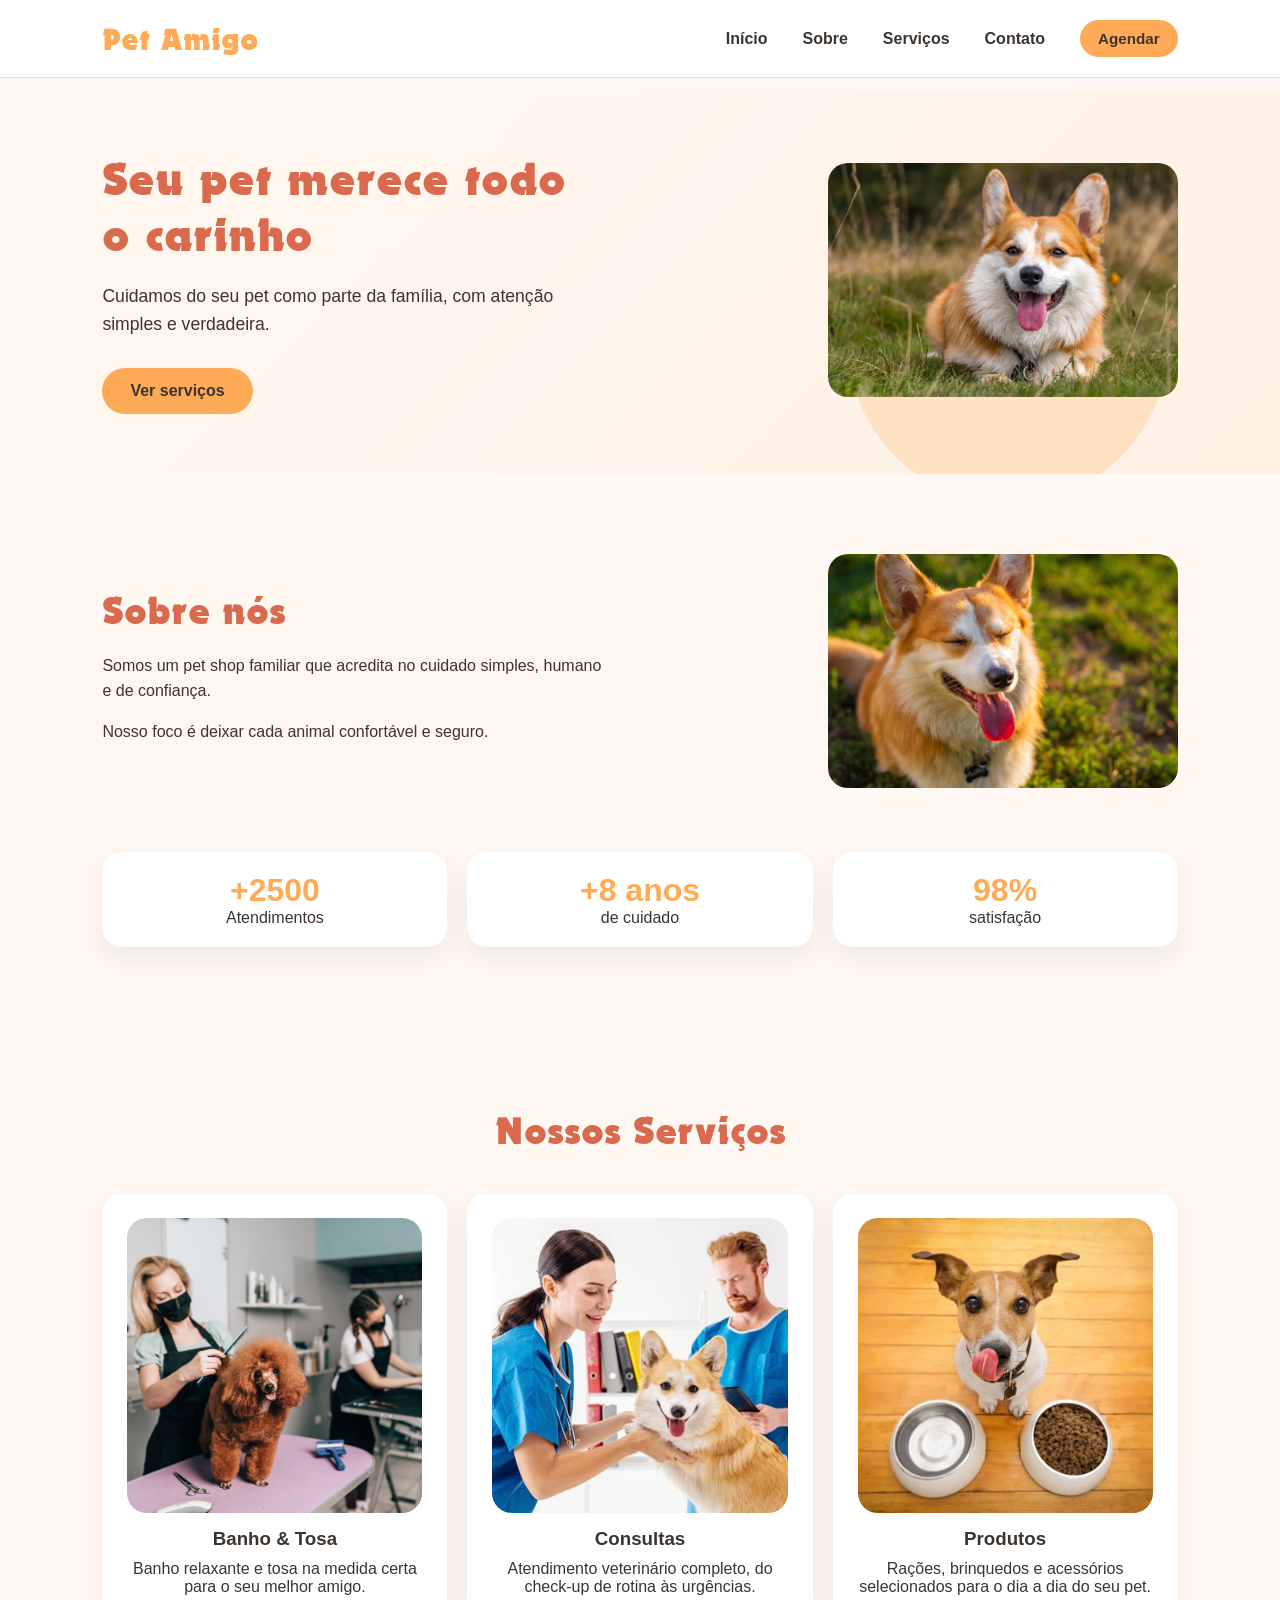
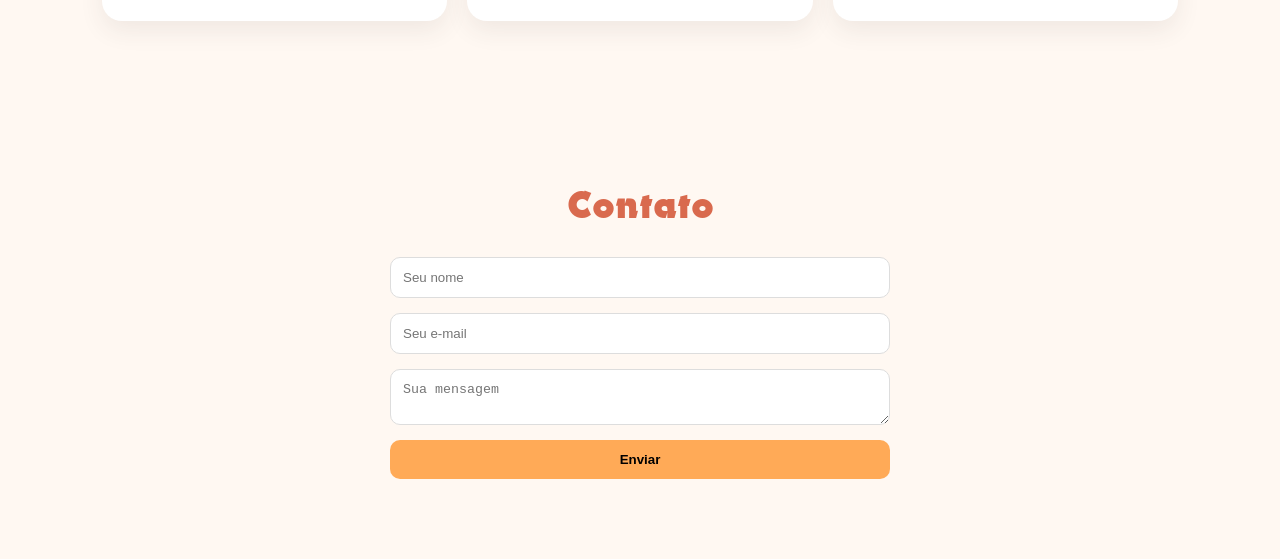
<file: index.html>
<!doctype html>
<html lang="pt-BR">
  <head>
    <meta charset="UTF-8" />
    <meta name="viewport" content="width=device-width, initial-scale=1.0" />
    <title>Pet Amigo</title>

    <link rel="stylesheet" href="style.css" />
  </head>

  <body>

    <!-- overlay do modal -->
    <div class="overlay" id="overlay"></div>

    <!-- ================= MODAL DE AGENDAMENTO ================= -->
    <div class="modal" id="modalAgendar">

      <button class="fechar" id="fecharModal">X</button>

      <h2>Agendar atendimento</h2>

      <p>Fala com a gente rapidinho 🐾</p>

      <input type="text" id="agendaNome" placeholder="Seu nome" />
      <input type="text" id="agendaPet" placeholder="Nome do pet" />

      <input type="tel" id="agendaTelefone" placeholder="Telefone / WhatsApp" />

      <select id="agendaServico">
        <option value="">Tipo de serviço</option>
        <option value="banho">Banho & Tosa</option>
        <option value="consulta">Consulta veterinária</option>
        <option value="produtos">Retirada de produtos</option>
      </select>

      <input type="date" id="agendaData" />

      <textarea id="agendaObs" placeholder="Observações (opcional)"></textarea>

      <button class="btn-modal" id="btnSolicitarAgendamento">Solicitar agendamento</button>

      <p id="agendaStatus"></p>

    </div>

    <!-- ================= HEADER ================= -->
    <header class="cabecalho">

      <a href="#inicio" class="logo">
        <h1>Pet Amigo</h1>
      </a>

      <nav class="cabecalho-links">
        <a href="#inicio">Início</a>
        <a href="#sobre">Sobre</a>
        <a href="#servicos">Serviços</a>
        <a href="#contato">Contato</a>
        <a id="header_CTA_agendar" href="#">Agendar</a>
      </nav>

    </header>

    <!-- HERO -->
    <section class="hero" id="inicio">

      <div class="hero-texto">
        <h1 id="titulo_hero">Seu pet merece todo o carinho</h1>

        <p>
          Cuidamos do seu pet como parte da família, com atenção simples e verdadeira.
        </p>

        <a href="#servicos" class="botao-cta">Ver serviços</a>
      </div>

      <div class="hero-imagem">
        <div class="circulo-fundo"></div>
        <img src="./img/pet_hero.jpg" alt="Cachorro feliz sendo carinhosamente segurado" />
      </div>

    </section>

    <!-- SOBRE -->
    <section class="sobre" id="sobre">

      <div class="sobre-conteudo">

        <div class="sobre-texto">
          <h2>Sobre nós</h2>

          <p>
            Somos um pet shop familiar que acredita no cuidado simples, humano e de confiança.
          </p>

          <p>
            Nosso foco é deixar cada animal confortável e seguro.
          </p>
        </div>

        <div class="sobre-imagem">
          <img src="./img/pet-feliz.jpg" alt="Pet feliz brincando" />
        </div>

      </div>

      <div class="sobre-indicadores">

        <div class="indicador">
          <h3>+2500</h3>
          <p>Atendimentos</p>
        </div>

        <div class="indicador">
          <h3>+8 anos</h3>
          <p>de cuidado</p>
        </div>

        <div class="indicador">
          <h3>98%</h3>
          <p>satisfação</p>
        </div>

      </div>

    </section>

    <!-- SERVIÇOS -->
    <section class="servicos" id="servicos">

      <h2>Nossos Serviços</h2>

      <div class="servicos-cards">

        <div class="card">
          <div class="card-img">
            <img src="./img/banho.jpg" alt="Cachorro tomando banho" />
          </div>
          <h3>Banho & Tosa</h3>
          <p>Banho relaxante e tosa na medida certa para o seu melhor amigo.</p>
        </div>

        <div class="card">
          <div class="card-img">
            <img src="./img/vet.jpg" alt="Veterinário examinando um gato" />
          </div>
          <h3>Consultas</h3>
          <p>Atendimento veterinário completo, do check-up de rotina às urgências.</p>
        </div>

        <div class="card">
          <div class="card-img">
            <img src="./img/produtos.jpg" alt="Produtos e acessórios para pets" />
          </div>
          <h3>Produtos</h3>
          <p>Rações, brinquedos e acessórios selecionados para o dia a dia do seu pet.</p>
        </div>

      </div>

    </section>

    <!-- CONTATO -->
    <section class="contato" id="contato">

      <h2>Contato</h2>

      <form id="formContato" novalidate>
        <input type="text" id="nome" placeholder="Seu nome" required />
        <input type="email" id="email" placeholder="Seu e-mail" required />
        <textarea id="mensagem" placeholder="Sua mensagem" required></textarea>

        <button type="submit">Enviar</button>
      </form>

      <p id="mensagemStatus"></p>

    </section>

    <script src="script.js"></script>
  </body>
</html>
</file>
<file: style.css>
* {
    margin: 0;
    padding: 0;
    box-sizing: border-box;
}

@font-face {
    font-family: "Dynamo";
    src: url("./Font/Dynamo MN Bold.TTF") format("truetype");
    font-weight: normal;
    font-style: normal;
}

body {
    background-color: #FFF8F2;
    color: #3C342F;
    font-family: Arial, Helvetica, sans-serif;

    /* Compensa a altura do header fixo para não sobrepor o conteúdo */
    padding-top: 90px;

    /* Evita scroll horizontal causado por qualquer elemento que ainda estoure a largura */
    overflow-x: hidden;
}

a {
    text-decoration: none;
}

img {
    max-width: 100%;
    height: auto;
}

/* ================= HEADER ================= */

.cabecalho {
    position: fixed;
    top: 0;
    left: 0;

    width: 100%;
    z-index: 1000;

    display: flex;
    justify-content: space-between;
    align-items: center;

    padding: 20px 8%;

    background: #FFFFFF;
    border-bottom: 1px solid #E9DDD3;

    transition: transform 0.3s ease;
}

/* Esconde o cabeçalho ao rolar para baixo e reexibe ao rolar para cima */
.cabecalho.escondido {
    transform: translateY(-100%);
}

.logo {
    color: #FFAA57;
}

.logo h1 {
    font-family: "Dynamo", sans-serif;
    font-weight: normal;
}

.cabecalho-links {
    display: flex;
    align-items: center;
    gap: 35px;
}

.cabecalho-links a {
    color: #3C342F;
    font-size: 1rem;
    font-weight: 600;
    transition: all 0.25s ease;
}

.cabecalho-links a:hover {
    color: #FFAA57;
}

/* Botão de destaque (CTA) do header */
#header_CTA_agendar {
    background-color: #FFAA57;
    color: #3C342F;

    padding: 10px 18px;

    border-radius: 999px;

    font-weight: 700;
    font-size: 0.95rem;

    display: inline-block;

    transition: all 0.25s ease;
}

#header_CTA_agendar:hover {
    background-color: #D96A4E;
    color: #FFF8F2;

    transform: translateY(-2px);
}

/* ================= HERO ================= */

.hero {
    display: flex;
    align-items: center;
    justify-content: space-between;

    padding: 60px 8%;

    background: linear-gradient(135deg, #FFF8F2, #FFF1E4);

    position: relative;
    overflow: hidden;
}

.hero-texto {
    max-width: 500px;
}

#titulo_hero {
    font-size: 3rem;
    font-family: "Dynamo", sans-serif;
    color: #D96A4E;

    margin-bottom: 20px;
}

.hero-texto p {
    font-size: 1.1rem;
    color: #3C342F;
    line-height: 1.6;

    margin-bottom: 30px;
}

.botao-cta {
    display: inline-block;

    background-color: #FFAA57;
    color: #3C342F;

    padding: 14px 28px;

    border-radius: 999px;

    font-weight: 700;

    transition: 0.3s ease;
}

.botao-cta:hover {
    background-color: #D96A4E;
    color: #FFF8F2;
    transform: translateY(-2px);
}

.hero-imagem {
    position: relative;

    /* Impede que a imagem + círculo decorativo estourem a largura em telas médias */
    flex-shrink: 0;
}

/* Círculo decorativo posicionado atrás da imagem de destaque */
.circulo-fundo {
    position: absolute;

    width: 320px;
    height: 320px;

    background: #FFAA57;
    opacity: 0.25;

    border-radius: 50%;

    top: 20px;
    left: 20px;

    z-index: 1;
}

.hero-imagem img {
    width: 350px;

    position: relative;
    z-index: 2;

    border-radius: 20px;
}

/* ================= SOBRE ================= */

.sobre {
    padding: 80px 8%;
    background-color: #FFF8F2;
}

.sobre-conteudo {
    display: flex;
    align-items: center;
    justify-content: space-between;

    gap: 60px;
    margin-bottom: 60px;
}

.sobre-texto {
    max-width: 500px;
}

.sobre-texto h2 {
    font-size: 2.5rem;
    font-family: "Dynamo", sans-serif;
    color: #D96A4E;

    margin-bottom: 20px;
}

.sobre-texto p {
    margin-bottom: 15px;
    line-height: 1.6;
    color: #3C342F;
}

.sobre-imagem img {
    width: 350px;
    border-radius: 20px;
}

/* Indicadores de confiança (números de destaque) */
.sobre-indicadores {
    display: flex;
    justify-content: space-between;

    gap: 20px;
}

.indicador {
    background-color: #FFFFFF;

    padding: 20px;
    border-radius: 20px;

    text-align: center;

    flex: 1;

    box-shadow: 0 10px 25px rgba(60, 52, 47, 0.08);
}

.indicador h3 {
    color: #FFAA57;
    font-size: 2rem;
}

/* ================= SERVIÇOS ================= */

.servicos {
    padding: 80px 8%;
    text-align: center;
}

.servicos h2 {
    font-size: 2.5rem;
    font-family: "Dynamo", sans-serif;
    color: #D96A4E;

    margin-bottom: 40px;
}

.servicos-cards {
    display: flex;
    gap: 20px;
}

.card {
    flex: 1;
    background-color: #FFFFFF;

    padding: 25px;
    border-radius: 20px;

    box-shadow: 0 10px 25px rgba(60, 52, 47, 0.08);

    transition: 0.3s ease;
}

.card:hover {
    transform: translateY(-5px);
}

.card h3 {
    margin-bottom: 10px;
    color: #3C342F;
}

.card-img {
    width: 100%;
    aspect-ratio: 1/1;

    border-radius: 20px;
    overflow: hidden;

    margin-bottom: 15px;
}

.card-img img {
    width: 100%;
    height: 100%;
    object-fit: cover;
}

/* ================= CONTATO ================= */

.contato {
    padding: 80px 8%;
    text-align: center;
}

.contato h2 {
    font-size: 2.5rem;
    font-family: "Dynamo", sans-serif;
    color: #D96A4E;

    margin-bottom: 30px;
}

#formContato {
    display: flex;
    flex-direction: column;
    gap: 15px;

    max-width: 500px;
    margin: 0 auto;
}

#formContato input,
#formContato textarea {
    padding: 12px;
    border-radius: 10px;

    border: 1px solid #ddd;
}

#formContato button {
    background-color: #FFAA57;
    border: none;

    padding: 12px;
    border-radius: 10px;

    font-weight: bold;

    cursor: pointer;
}

#formContato button:hover {
    background-color: #D96A4E;
    color: white;
}

/* ================= MODAL ================= */

.overlay {
    position: fixed;
    top: 0;
    left: 0;

    width: 100%;
    height: 100%;

    background: rgba(0,0,0,0.4);
    backdrop-filter: blur(4px);

    display: none;
    z-index: 2000;
}

.modal {
    position: fixed;

    top: 50%;
    left: 50%;
    transform: translate(-50%, -50%);

    background: white;

    padding: 30px;
    border-radius: 20px;

    width: 300px;

    display: none;
    flex-direction: column;
    gap: 10px;

    z-index: 3000;
}

.modal input,
.modal textarea,
.modal select {
    padding: 10px;
    border-radius: 10px;
    border: 1px solid #ddd;
}

.modal textarea {
    resize: none;
}

.btn-modal {
    background: #FFAA57;
    border: none;
    padding: 10px;
    border-radius: 10px;
    cursor: pointer;
    font-weight: bold;
    transition: 0.25s ease;
}

.btn-modal:hover {
    background: #D96A4E;
    color: white;
}

.fechar {
    position: absolute;
    top: 10px;
    right: 10px;

    border: none;
    background: transparent;
    font-size: 18px;

    cursor: pointer;
}

/* ================= RESPONSIVO (TABLET) ================= */

@media (max-width: 992px) {
    .hero-imagem img,
    .sobre-imagem img {
        width: 280px;
    }

    .circulo-fundo {
        width: 260px;
        height: 260px;
    }

    #titulo_hero {
        font-size: 2.4rem;
    }
}

/* ================= RESPONSIVO (MOBILE) ================= */

@media (max-width: 768px) {

    body {
        /* O header passa a empilhar (fica mais alto), então aumenta o respiro */
        padding-top: 140px;
    }

    .cabecalho {
        flex-direction: column;
        gap: 12px;
        padding: 16px 6%;
    }

    .cabecalho-links {
        flex-wrap: wrap;
        justify-content: center;
        gap: 12px 20px;
    }

    .hero,
    .sobre-conteudo {
        flex-direction: column;
        text-align: center;
        padding: 40px 6%;
    }

    .sobre-conteudo {
        padding: 0;
    }

    .hero-texto,
    .sobre-texto {
        max-width: 100%;
    }

    .hero-texto {
        margin-bottom: 40px;
    }

    .hero-imagem img,
    .sobre-imagem img {
        width: 100%;
        max-width: 320px;
    }

    .circulo-fundo {
        width: 220px;
        height: 220px;
        top: 10px;
        left: 10px;
    }

    #titulo_hero {
        font-size: 2rem;
    }

    .sobre,
    .servicos,
    .contato {
        padding: 50px 6%;
    }

    .sobre-indicadores {
        flex-direction: column;
    }

    .servicos-cards {
        flex-direction: column;
    }

    .modal {
        width: 90%;
        max-width: 320px;
    }
}

/* ================= RESPONSIVO (TELAS BEM PEQUENAS) ================= */

@media (max-width: 400px) {
    #titulo_hero {
        font-size: 1.7rem;
    }

    .sobre-texto h2,
    .servicos h2,
    .contato h2 {
        font-size: 2rem;
    }

    .cabecalho-links {
        gap: 10px 14px;
        font-size: 0.9rem;
    }
}
</file>
